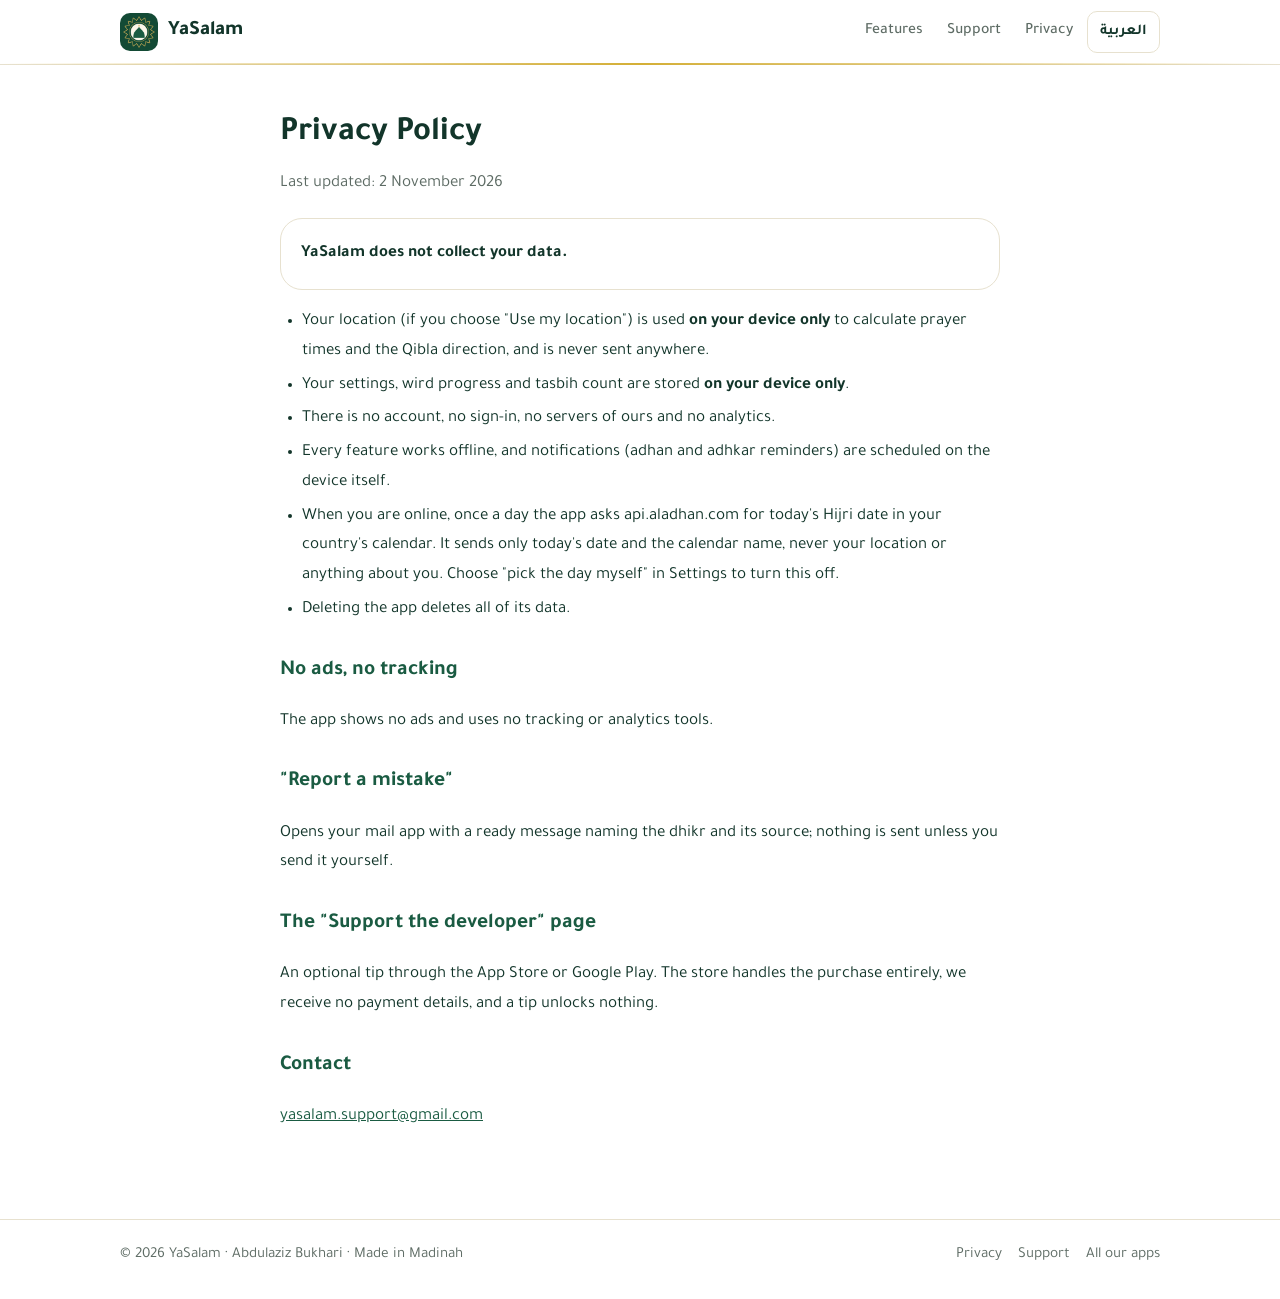
<file: privacy.html>
<!doctype html>
<html lang="ar" dir="rtl" data-l="ar">
<head>
<meta charset="utf-8">
<meta name="viewport" content="width=device-width, initial-scale=1, viewport-fit=cover">
<title>سياسة الخصوصية · ياسلام</title>
<meta name="description" content="سياسة الخصوصية لتطبيق ياسلام. YaSalam privacy policy.">
<meta name="theme-color" content="#FFFFFF" media="(prefers-color-scheme: light)">
<meta name="theme-color" content="#0F2A20" media="(prefers-color-scheme: dark)">
<meta property="og:title" content="سياسة الخصوصية · ياسلام">
<meta property="og:description" content="سياسة الخصوصية لتطبيق ياسلام. YaSalam privacy policy.">
<meta property="og:image" content="https://bukhaa0s-cyber.github.io/yasalam-app/img/og-ar.jpg">
<meta property="og:type" content="website">
<link rel="icon" href="img/favicon.png">
<link rel="apple-touch-icon" href="img/apple-touch-icon.png">
<link rel="preconnect" href="https://fonts.googleapis.com">
<link rel="preconnect" href="https://fonts.gstatic.com" crossorigin>
<link href="https://fonts.googleapis.com/css2?family=Amiri:wght@400;700&family=Tajawal:wght@400;500;700;800&display=swap" rel="stylesheet">
<link rel="stylesheet" href="site.css">
<script src="lang.js"></script>
</head>
<body>
<header class="top"><div class="wrap">
  <a class="brand" href="./"><img src="img/icon-512.png" alt="" width="38" height="38"><span class="ar">ياسلام</span><span class="en">YaSalam</span></a>
  <nav class="nav">
    <a class="hide-sm" href="./#features"><span class="ar">المزايا</span><span class="en">Features</span></a>
    <a href="support.html"><span class="ar">الدعم</span><span class="en">Support</span></a>
    <a class="hide-sm" href="privacy.html"><span class="ar">الخصوصية</span><span class="en">Privacy</span></a>
    <button class="lang" onclick="toggleLang()"><span class="ar">English</span><span class="en">العربية</span></button>
  </nav>
</div></header>

<main class="doc">
  <div class="ar">
    <h1>سياسة الخصوصية</h1><p class="date">آخر تحديث: ٢ نوفمبر ٢٠٢٦</p>
    <div class="card"><b>ياسلام لا يجمع بياناتك.</b></div>
    <ul>
      <li>موقعك (إن اخترت «استخدم موقعي») يُستعمل <b>على جهازك فقط</b> لحساب مواقيت الصلاة واتجاه القبلة، ولا يُرسل إلى أي مكان.</li>
      <li>إعداداتك وتقدّمك في الأوراد وعدّاد السبحة محفوظة <b>على جهازك فقط</b>.</li>
      <li>لا يوجد حساب، ولا تسجيل دخول، ولا خوادم خاصة بنا، ولا تحليلات.</li>
      <li>التطبيق يعمل بدون إنترنت في كل وظائفه، والتنبيهات (الأذان وتذكير الأذكار) تُجدوَل على جهازك نفسه.</li>
      <li>عند توفر الاتصال يسأل التطبيق مرة في اليوم موقع api.aladhan.com عن تاريخ اليوم الهجري حسب تقويم بلدك، ولا يرسل إلا تاريخ اليوم واسم التقويم، لا موقعك ولا أي شيء عنك. ويمكنك إيقاف ذلك باختيار «أختار اليوم بنفسي» في الإعدادات.</li>
      <li>إذا حذفت التطبيق، تُحذف كل بياناته معه.</li>
    </ul>
    <h2>لا إعلانات ولا تتبّع</h2>
    <p>لا يعرض التطبيق أي إعلانات، ولا يستخدم أي أدوات تتبّع أو تحليلات.</p>
    <h2>«أبلغ عن خطأ»</h2>
    <p>يفتح تطبيق البريد عندك برسالة جاهزة فيها اسم الذكر ومصدره، ولا يُرسل شيء إلا إذا أرسلته أنت.</p>
    <h2>صفحة «ادعم المطوّر»</h2>
    <p>إكرامية اختيارية عبر متجر Apple أو Google Play. يعالج المتجر عملية الشراء بالكامل، ولا نستقبل أي بيانات دفع، والإكرامية لا تفتح أي ميزة.</p>
    <h2>التواصل</h2>
    <p><a href="mailto:yasalam.support@gmail.com?subject=YaSalam">yasalam.support@gmail.com</a></p>
  </div>
  <div class="en">
    <h1>Privacy Policy</h1><p class="date">Last updated: 2 November 2026</p>
    <div class="card"><b>YaSalam does not collect your data.</b></div>
    <ul>
      <li>Your location (if you choose "Use my location") is used <b>on your device only</b> to calculate prayer times and the Qibla direction, and is never sent anywhere.</li>
      <li>Your settings, wird progress and tasbih count are stored <b>on your device only</b>.</li>
      <li>There is no account, no sign-in, no servers of ours and no analytics.</li>
      <li>Every feature works offline, and notifications (adhan and adhkar reminders) are scheduled on the device itself.</li>
      <li>When you are online, once a day the app asks api.aladhan.com for today's Hijri date in your country's calendar. It sends only today's date and the calendar name, never your location or anything about you. Choose "pick the day myself" in Settings to turn this off.</li>
      <li>Deleting the app deletes all of its data.</li>
    </ul>
    <h2>No ads, no tracking</h2>
    <p>The app shows no ads and uses no tracking or analytics tools.</p>
    <h2>"Report a mistake"</h2>
    <p>Opens your mail app with a ready message naming the dhikr and its source; nothing is sent unless you send it yourself.</p>
    <h2>The "Support the developer" page</h2>
    <p>An optional tip through the App Store or Google Play. The store handles the purchase entirely, we receive no payment details, and a tip unlocks nothing.</p>
    <h2>Contact</h2>
    <p><a href="mailto:yasalam.support@gmail.com?subject=YaSalam">yasalam.support@gmail.com</a></p>
  </div>
</main>
<footer><div class="wrap">
  <span>© 2026 <span class="ar">ياسلام · عبدالعزيز بخاري · صُنع في المدينة المنورة</span><span class="en">YaSalam · Abdulaziz Bukhari · Made in Madinah</span></span>
  <span class="links">
    <a href="privacy.html"><span class="ar">سياسة الخصوصية</span><span class="en">Privacy</span></a>
    <a href="support.html"><span class="ar">الدعم</span><span class="en">Support</span></a>
    <a href="/"><span class="ar">كل تطبيقاتنا</span><span class="en">All our apps</span></a>
  </span>
</div></footer>
</body>
</html>
</file>
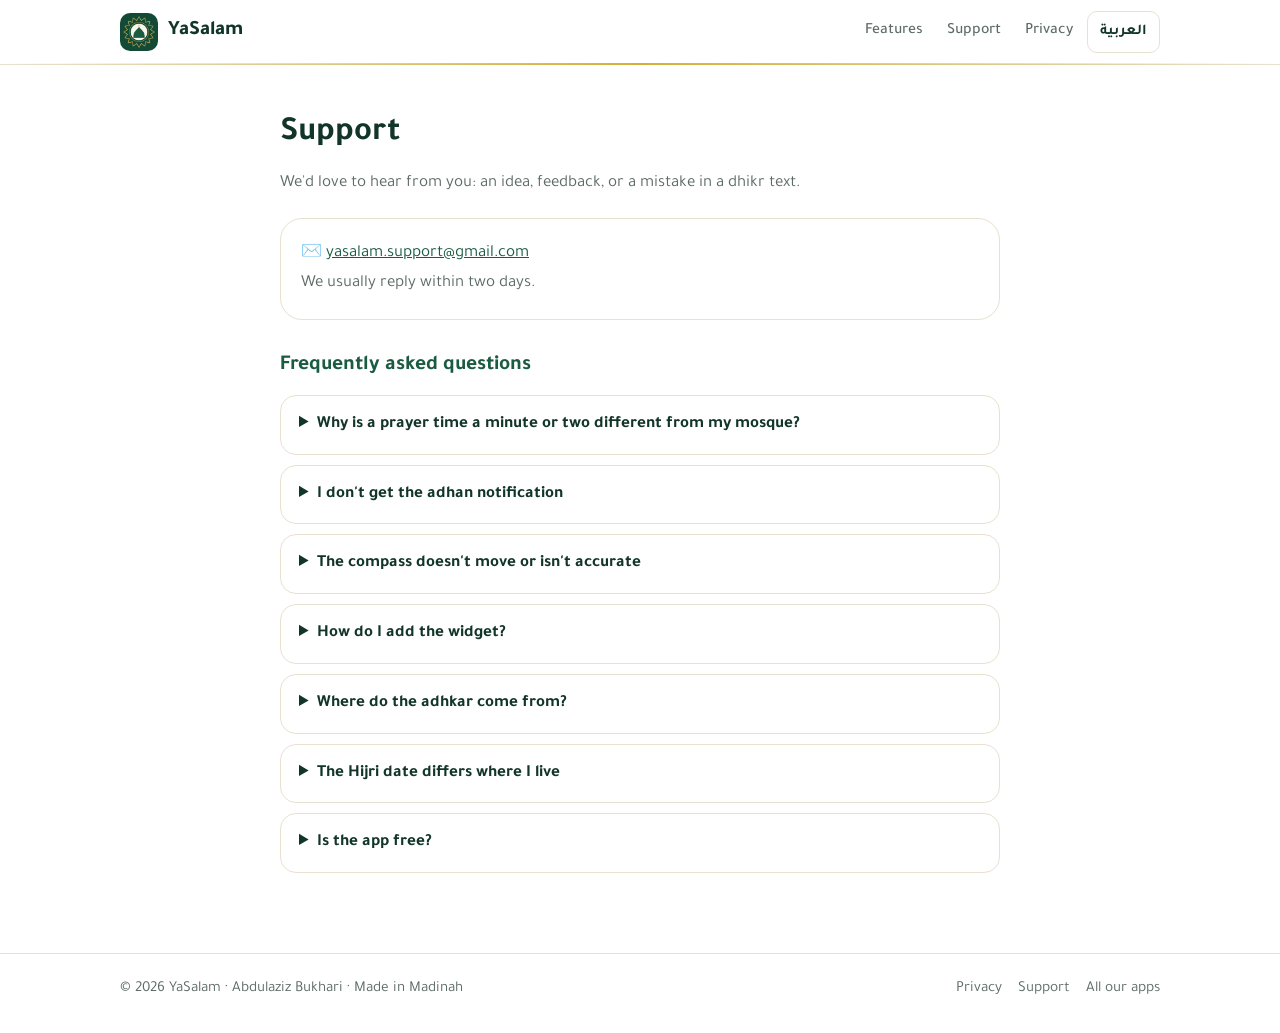
<file: support.html>
<!doctype html>
<html lang="ar" dir="rtl" data-l="ar">
<head>
<meta charset="utf-8">
<meta name="viewport" content="width=device-width, initial-scale=1, viewport-fit=cover">
<title>الدعم · ياسلام</title>
<meta name="description" content="الدعم والأسئلة الشائعة لتطبيق ياسلام. YaSalam support and FAQ.">
<meta name="theme-color" content="#FFFFFF" media="(prefers-color-scheme: light)">
<meta name="theme-color" content="#0F2A20" media="(prefers-color-scheme: dark)">
<meta property="og:title" content="الدعم · ياسلام">
<meta property="og:description" content="الدعم والأسئلة الشائعة لتطبيق ياسلام. YaSalam support and FAQ.">
<meta property="og:image" content="https://bukhaa0s-cyber.github.io/yasalam-app/img/og-ar.jpg">
<meta property="og:type" content="website">
<link rel="icon" href="img/favicon.png">
<link rel="apple-touch-icon" href="img/apple-touch-icon.png">
<link rel="preconnect" href="https://fonts.googleapis.com">
<link rel="preconnect" href="https://fonts.gstatic.com" crossorigin>
<link href="https://fonts.googleapis.com/css2?family=Amiri:wght@400;700&family=Tajawal:wght@400;500;700;800&display=swap" rel="stylesheet">
<link rel="stylesheet" href="site.css">
<script src="lang.js"></script>
</head>
<body>
<header class="top"><div class="wrap">
  <a class="brand" href="./"><img src="img/icon-512.png" alt="" width="38" height="38"><span class="ar">ياسلام</span><span class="en">YaSalam</span></a>
  <nav class="nav">
    <a class="hide-sm" href="./#features"><span class="ar">المزايا</span><span class="en">Features</span></a>
    <a href="support.html"><span class="ar">الدعم</span><span class="en">Support</span></a>
    <a class="hide-sm" href="privacy.html"><span class="ar">الخصوصية</span><span class="en">Privacy</span></a>
    <button class="lang" onclick="toggleLang()"><span class="ar">English</span><span class="en">العربية</span></button>
  </nav>
</div></header>

<main class="doc">
  <div class="ar"><h1>الدعم</h1><p class="date">نسعد بسماعك: فكرة، ملاحظة، أو خطأ في نص ذكر.</p>
    <div class="card">✉️ <a href="mailto:yasalam.support@gmail.com?subject=YaSalam%20-%20دعم">yasalam.support@gmail.com</a><br><span style="color:var(--muted)">نرد عادة خلال يومين.</span></div>
    <h2>أسئلة شائعة</h2><details><summary>لماذا يختلف وقت الصلاة دقيقة أو دقيقتين عن مسجدنا؟</summary><p>المواقيت تُحسب فلكياً على جهازك. اختر طريقة الحساب المعتمدة في بلدك من «مواقيت الصلاة ← طريقة الحساب»، واختر مدينتك أو «استخدم موقعي». بعض المساجد تضيف دقائق احتياطاً.</p></details><details><summary>لا يصلني تنبيه الأذان</summary><p>تأكد من السماح بالإشعارات لتطبيق ياسلام. على أندرويد فعّل أيضاً «المنبهات والتذكيرات» لياسلام من إعدادات الجهاز حتى يصل الأذان في وقته بالضبط، وأوقف «تحسين البطارية» للتطبيق إن لزم.</p></details><details><summary>البوصلة لا تتحرك أو غير دقيقة</summary><p>اضغط «تفعيل البوصلة الحية» واسمح بالحركة. ابتعد عن المعادن والمغناطيس، وحرّك الجوال على شكل الرقم 8 لمعايرته. الاتجاه المكتوب بالدرجات صحيح دائماً حتى بدون بوصلة.</p></details><details><summary>كيف أضيف الودجت؟</summary><p>آيفون: اضغط مطولاً على الشاشة الرئيسية ← زر + ← ياسلام. السبحة في الودجت تعدّ بلمسة على iOS 17 وأحدث. أندرويد: اضغط مطولاً على الشاشة ← الأدوات (Widgets) ← ياسلام.</p></details><details><summary>من أين الأذكار؟</summary><p>من حصن المسلم ومصادره من كتب السنة، مع ذكر المصدر ودرجة كل حديث داخل التطبيق. والفضائل من «المتجر الرابح في ثواب العمل الصالح» للحافظ الدمياطي، مع رقم الحديث فيه. نص القرآن من مشروع تنزيل بالرسم العثماني دون تعديل. إن لاحظت خطأً فاضغط «أبلغ عن خطأ» تحت الذكر نفسه، وكل تصحيح يُسجَّل في «سجل التصحيحات» داخل الإعدادات.</p></details><details><summary>التاريخ الهجري يختلف عن بلدي</summary><p>الوضع الافتراضي «تلقائي حسب بلدك»: يُحسب التاريخ على جهازك بتقويم أم القرى، ومرة في اليوم يتزامن مع إعلانات المحكمة العليا في السعودية لرؤية الهلال (أو تقويم رئاسة الشؤون الدينية في تركيا). وإذا كان الشهر في بلدك يبدأ بيوم مختلف، اختر من «الإعدادات ← التاريخ الهجري ← أختار اليوم بنفسي» تاريخ اليوم الصحيح، ويتغيّر معه وضع رمضان والودجت.</p></details><details><summary>هل التطبيق مجاني؟</summary><p>نعم، مجاني بالكامل وبلا إعلانات. وصفحة «ادعم المطوّر» داخل الإعدادات إكرامية اختيارية لا تفتح أي ميزة.</p></details></div>
  <div class="en"><h1>Support</h1><p class="date">We'd love to hear from you: an idea, feedback, or a mistake in a dhikr text.</p>
    <div class="card">✉️ <a href="mailto:yasalam.support@gmail.com?subject=YaSalam%20support">yasalam.support@gmail.com</a><br><span style="color:var(--muted)">We usually reply within two days.</span></div>
    <h2>Frequently asked questions</h2><details><summary>Why is a prayer time a minute or two different from my mosque?</summary><p>Times are calculated astronomically on your phone. Choose the method used in your country under Prayer times → Calculation method, and pick your city or "Use my location". Some mosques add a few minutes as a precaution.</p></details><details><summary>I don't get the adhan notification</summary><p>Make sure notifications are allowed for YaSalam. On Android also allow "Alarms & reminders" for YaSalam in system settings so the adhan arrives exactly on time, and turn off battery optimisation for the app if needed.</p></details><details><summary>The compass doesn't move or isn't accurate</summary><p>Tap "Turn on live compass" and allow motion access. Move away from metal and magnets, and move the phone in a figure 8 to calibrate. The bearing in degrees is always correct, even without the compass.</p></details><details><summary>How do I add the widget?</summary><p>iPhone: long-press the home screen → + → YaSalam. The tasbih in the widget counts with a tap on iOS 17 or later. Android: long-press the home screen → Widgets → YaSalam.</p></details><details><summary>Where do the adhkar come from?</summary><p>From Hisn al-Muslim and the hadith collections it cites, with the source and grading of every hadith shown in the app. Virtues come from al-Hafiz al-Dimyati's al-Matjar al-Rabih, with the hadith number. The Quran text is the Tanzil Uthmani text, unmodified. If you spot a mistake, tap "Report a mistake" under that dhikr; every fix is listed in the corrections log in Settings.</p></details><details><summary>The Hijri date differs where I live</summary><p>By default it is automatic: the date is calculated on your phone with the Umm al-Qura calendar and, once a day, aligned with the Saudi High Judiciary Council's moon-sighting announcements (or Turkey's Diyanet calendar). If the month starts on a different day where you live, go to Settings → Hijri date → pick the day myself and tap today's correct date; Ramadan mode and the widget follow it.</p></details><details><summary>Is the app free?</summary><p>Yes, completely free with no ads. The "Support the developer" page in Settings is an optional tip and unlocks nothing.</p></details></div>
</main>
<footer><div class="wrap">
  <span>© 2026 <span class="ar">ياسلام · عبدالعزيز بخاري · صُنع في المدينة المنورة</span><span class="en">YaSalam · Abdulaziz Bukhari · Made in Madinah</span></span>
  <span class="links">
    <a href="privacy.html"><span class="ar">سياسة الخصوصية</span><span class="en">Privacy</span></a>
    <a href="support.html"><span class="ar">الدعم</span><span class="en">Support</span></a>
    <a href="/"><span class="ar">كل تطبيقاتنا</span><span class="en">All our apps</span></a>
  </span>
</div></footer>
</body>
</html>
</file>
<file: site.css>
:root{
  --bg:#FFFFFF; --bg2:#F7F4EA; --card:#FFFFFF; --ink:#12352A; --muted:#5D6B64; --line:#E7E1CF;
  --green:#1A5B42; --green2:#134A35; --gold:#D4AF37; --goldt:#8A6A18; --radius:22px;
}
@media (prefers-color-scheme:dark){
  :root:not([data-theme="light"]){--bg:#0F2A20;--bg2:#13342A;--card:#16392E;--ink:#F3EFE3;--muted:#A9B8B0;--line:#24493C;--green:#7FC4A3;--green2:#0F2A20;--gold:#E2C15A;--goldt:#E2C15A}
}
:root[data-theme="dark"]{--bg:#0F2A20;--bg2:#13342A;--card:#16392E;--ink:#F3EFE3;--muted:#A9B8B0;--line:#24493C;--green:#7FC4A3;--green2:#0F2A20;--gold:#E2C15A;--goldt:#E2C15A}
*{box-sizing:border-box}
html{-webkit-text-size-adjust:100%;scroll-behavior:smooth}
body{margin:0;background:var(--bg);color:var(--ink);font:17px/1.75 'Tajawal',-apple-system,'Segoe UI',Roboto,sans-serif;-webkit-font-smoothing:antialiased}
html[data-l='ar'] .en,html[data-l='en'] .ar{display:none!important}
a{color:var(--green)}
img{display:block;max-width:100%}
.wrap{max-width:1080px;margin:0 auto;padding:0 20px}
.amiri{font-family:'Amiri',serif}
header.top{position:sticky;top:0;z-index:10;background:color-mix(in srgb,var(--bg) 88%,transparent);backdrop-filter:blur(12px);border-bottom:1px solid var(--line)}
header.top::after{content:'';position:absolute;inset:auto 0 -1px 0;height:2px;background:linear-gradient(90deg,transparent,var(--gold),transparent)}
header.top .wrap{display:flex;align-items:center;justify-content:space-between;height:64px;gap:12px}
.brand{display:flex;align-items:center;gap:10px;text-decoration:none;color:var(--ink);font-weight:800;font-size:1.2em}
.brand img{width:38px;height:38px;border-radius:10px}
.nav{display:flex;align-items:center;gap:4px}
.nav a{text-decoration:none;color:var(--muted);font-weight:500;font-size:.92em;padding:8px 10px;border-radius:10px}
.nav a:hover{color:var(--ink);background:var(--bg2)}
.lang{border:1px solid var(--line);background:var(--card);color:var(--ink);border-radius:10px;padding:7px 12px;font:inherit;font-weight:700;font-size:.88em;cursor:pointer}
.lang:hover{border-color:var(--gold)}
@media (max-width:560px){.hide-sm{display:none}}

.hero{position:relative;text-align:center;padding:56px 0 24px;overflow:hidden}
.hero .arch{position:absolute;left:50%;top:0;transform:translateX(-50%);width:min(760px,140vw);height:auto;opacity:.9;z-index:-1;-webkit-mask-image:linear-gradient(#000 55%,transparent);mask-image:linear-gradient(#000 55%,transparent)}
.hero .icon{width:120px;height:120px;border-radius:28px;margin:40px auto 18px;box-shadow:0 0 0 2px var(--gold),0 24px 40px -18px rgba(19,74,53,.5)}
.hero h1{margin:0;font-size:clamp(2.6em,8vw,4em);line-height:1.1;font-weight:800;color:var(--ink)}
.hero .sub{margin:12px auto 0;max-width:620px;font-size:1.15em;color:var(--muted)}
.verse{margin:26px auto 0;max-width:640px;font-family:'Amiri',serif;font-size:1.45em;line-height:2;color:var(--green)}
.verse small{display:block;font-family:'Tajawal',sans-serif;font-size:.55em;color:var(--goldt)}
.cta{display:flex;flex-wrap:wrap;gap:10px;justify-content:center;margin:28px 0 0}
.btn{display:inline-flex;align-items:center;gap:8px;text-decoration:none;font-weight:700;padding:13px 22px;border-radius:14px;background:var(--green2);color:#fff;box-shadow:0 12px 24px -12px rgba(19,74,53,.6)}
:root[data-theme="dark"] .btn{background:var(--gold);color:#0F2A20}
@media (prefers-color-scheme:dark){:root:not([data-theme="light"]) .btn{background:var(--gold);color:#0F2A20}}
.btn.ghost{background:transparent;color:var(--ink);border:1px solid var(--line);box-shadow:none}
.soon{display:inline-flex;align-items:center;gap:8px;margin-top:16px;font-size:.9em;font-weight:500;color:var(--muted)}
.soon i{width:8px;height:8px;border-radius:50%;background:var(--gold);box-shadow:0 0 0 4px color-mix(in srgb,var(--gold) 25%,transparent)}

.shots{display:flex;gap:16px;overflow-x:auto;scroll-snap-type:x mandatory;padding:30px 20px 24px;margin:0 auto;max-width:1120px;scrollbar-width:thin}
.shots img{flex:0 0 auto;width:min(240px,62vw);border-radius:22px;scroll-snap-align:center;box-shadow:0 18px 36px -20px rgba(19,74,53,.45);border:1px solid var(--line)}

h2.sec{text-align:center;font-size:1.8em;margin:40px 0 6px}
h2.sec::after{content:'';display:block;width:56px;height:3px;margin:12px auto 0;border-radius:3px;background:var(--gold)}
p.sec{text-align:center;color:var(--muted);margin:0 0 22px}
.grid{display:grid;grid-template-columns:repeat(auto-fit,minmax(240px,1fr));gap:14px}
.f{background:var(--card);border:1px solid var(--line);border-radius:var(--radius);padding:20px}
.f .e{width:44px;height:44px;border-radius:12px;display:grid;place-items:center;background:color-mix(in srgb,var(--gold) 16%,transparent);color:var(--goldt);margin-bottom:10px}
.f .e svg{width:24px;height:24px}
.f h3{margin:0 0 4px;font-size:1.1em}
.f p{margin:0;color:var(--muted);font-size:.95em}
.free{margin:34px 0 0;background:var(--bg2);border:1px solid var(--line);border-radius:var(--radius);padding:24px;text-align:center}
.free h3{margin:0 0 6px;font-size:1.3em}
.free p{margin:0;color:var(--muted)}

.doc{max-width:760px;margin:0 auto;padding:40px 20px 20px}
.doc h1{font-size:2em;margin:0 0 4px}
.doc .date{color:var(--muted);margin:0 0 20px}
.doc h2{font-size:1.25em;margin:28px 0 8px;color:var(--green)}
.doc ul{padding-inline-start:22px}
.doc li{margin:4px 0}
.card{background:var(--card);border:1px solid var(--line);border-radius:var(--radius);padding:20px;margin:14px 0}
details{background:var(--card);border:1px solid var(--line);border-radius:16px;padding:14px 18px;margin:10px 0}
summary{cursor:pointer;font-weight:700}
details p{margin:10px 0 0;color:var(--muted)}

footer{margin-top:50px;border-top:1px solid var(--line);padding:22px 0 30px;color:var(--muted);font-size:.9em}
footer .wrap{display:flex;flex-wrap:wrap;gap:10px 22px;justify-content:space-between;align-items:center}
footer a{color:var(--muted);text-decoration:none}
footer a:hover{color:var(--ink)}
footer .links{display:flex;gap:16px;flex-wrap:wrap}
</file>
